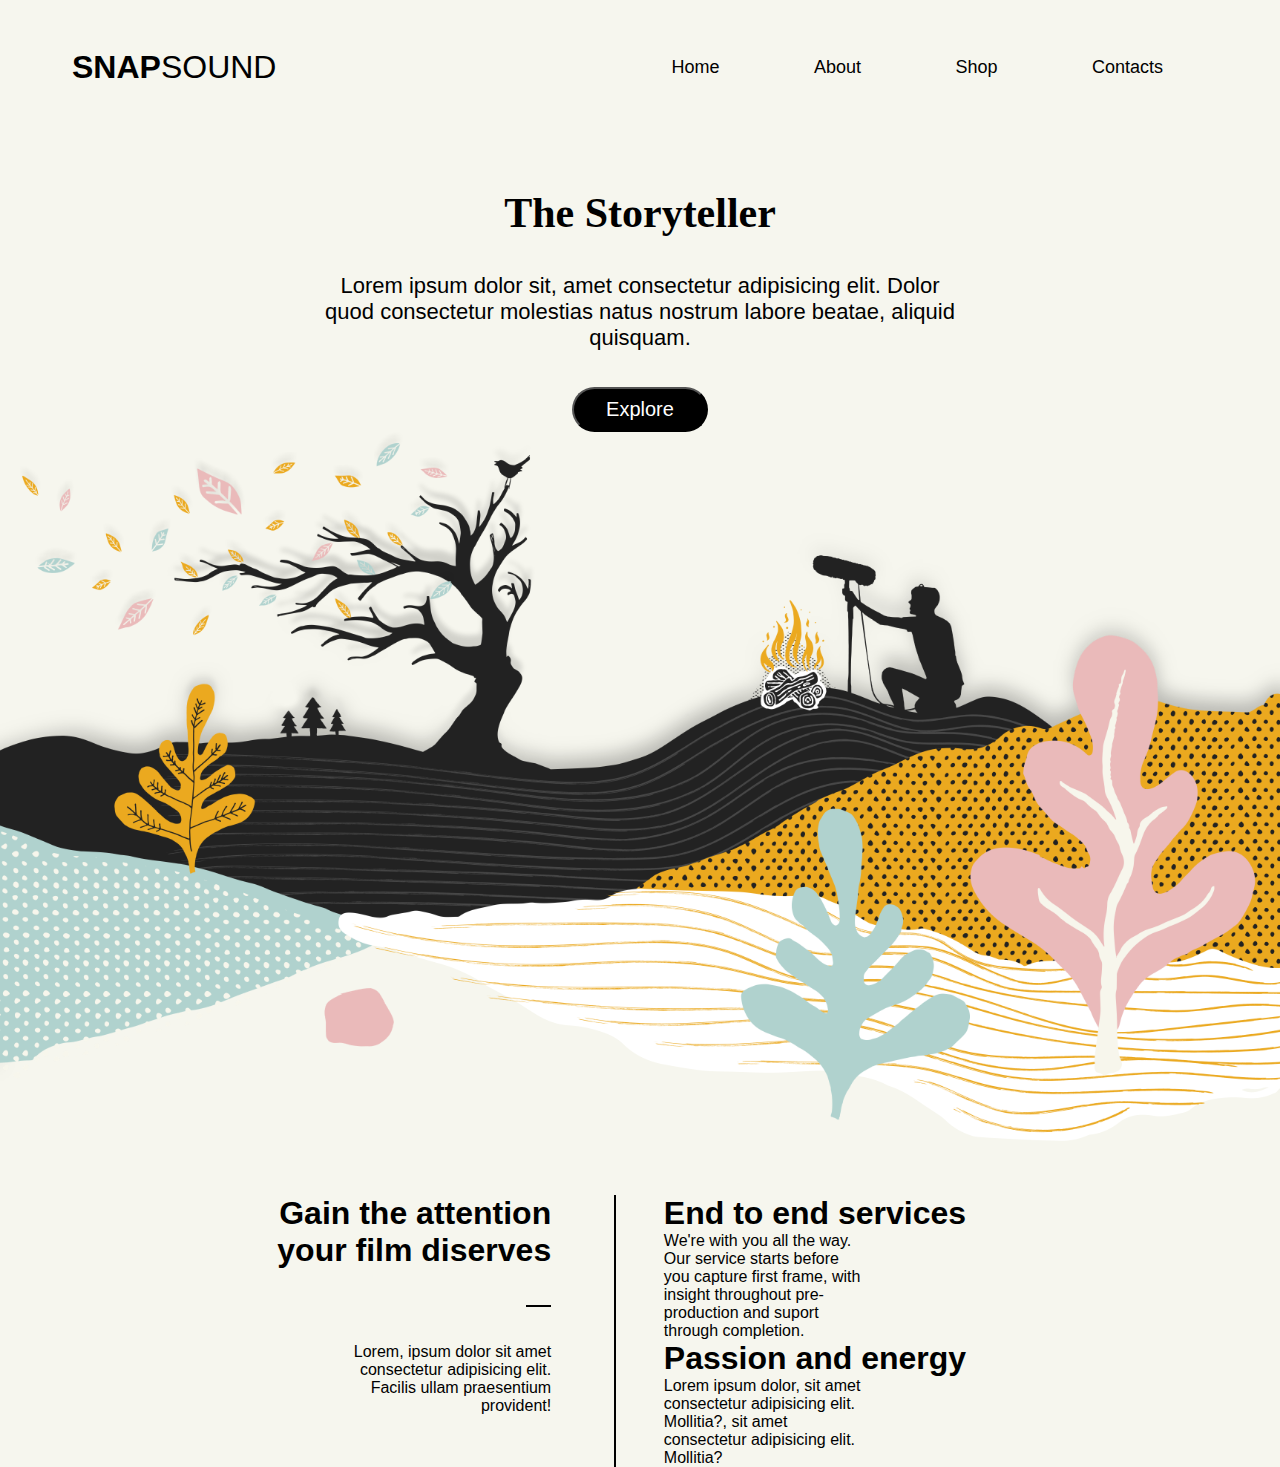
<file: Task 1/index.html>
<!DOCTYPE html>
<html lang="en">
<head>
    <meta charset="UTF-8">
    <meta http-equiv="X-UA-Compatible" content="IE=edge">
    <meta name="viewport" content="width=device-width, initial-scale=1.0">
    <title>SnapSound</title>
    <link rel="stylesheet" href="snapsound.css">
    <link rel="shortcut icon" href="./large-removebg-preview.png" type="image/x-icon">
</head>
<body>
<div id="main">
    <div id="header">
        <a href="https://github.com/cryptomafiaPB" class="links"><h1> <span>SNAP</span>SOUND</h1></a>
        <ul>
            <li><a class="links" href="https://github.com/cryptomafiaPB">Home</a></li>
            <li><a class="links" href="https://github.com/cryptomafiaPB">About</a></li>
            <li><a class="links" href="https://github.com/cryptomafiaPB">Shop</a></li>
            <li><a class="links" href="https://github.com/cryptomafiaPB">Contacts</a></li>
        </ul>
    </div>
    <div id="content">
        
        <h1>The Storyteller</h1>
        <p>  Lorem ipsum dolor sit, amet consectetur adipisicing elit. 
           Dolor quod consectetur molestias natus nostrum labore beatae, aliquid quisquam.</p>
        <a class="links" href="https://github.com/cryptomafiaPB"><button>Explore</button></a>
    </div>
    <div id="illus">
        <a href="https://github.com/cryptomafiaPB" class="links">
        <img src="illus.png" alt="illustration image"></a>
    </div>
    <div id="fcontent">
        
        <div id="cleft">
            <h1>Gain the attention <br>your film diserves</h1>
            <div class="line"></div>
            <p>Lorem, ipsum dolor sit amet consectetur adipisicing elit. Facilis ullam praesentium provident!</p>
        </div>
        <div id="cright">
            <div class="crimg">
                <!--<img class="fc-icon" src="https://cdn-icons-png.flaticon.com/512/208/208952.png?w=740&t=st=1682533359~exp=1682533959~hmac=601b7802f121ec87dffde94f73d74072f1b54d112ad367f0a20afc5aa27a0fcb" alt="End to end service icon">-->
                <div class="clc">
                    <h1>End to end services</h1>
                    <p>We're with you all the way. Our service starts before you capture first frame, with insight throughout pre-production and suport through completion.</p>
                </div>
            </div>
            <div class="crimg">
                <!--<img class="fc-icon" src="https://cdn-icons-png.flaticon.com/512/1092/1092945.png?w=740&t=st=1682533712~exp=1682534312~hmac=6857eee132dcc6c3e211e4cc3197c916551d24f7913960bed420d2c88eeb299a" alt="Passion and energy icon">-->
                <div class="clc">
                    <h1>Passion and energy</h1>
                    <p>Lorem ipsum dolor, sit amet consectetur adipisicing elit. Mollitia?, sit amet consectetur adipisicing elit. Mollitia?</p>
            
                </div>
            </div>
            </div>
            
    </div>
</div>    
</body>
</html>
</file>
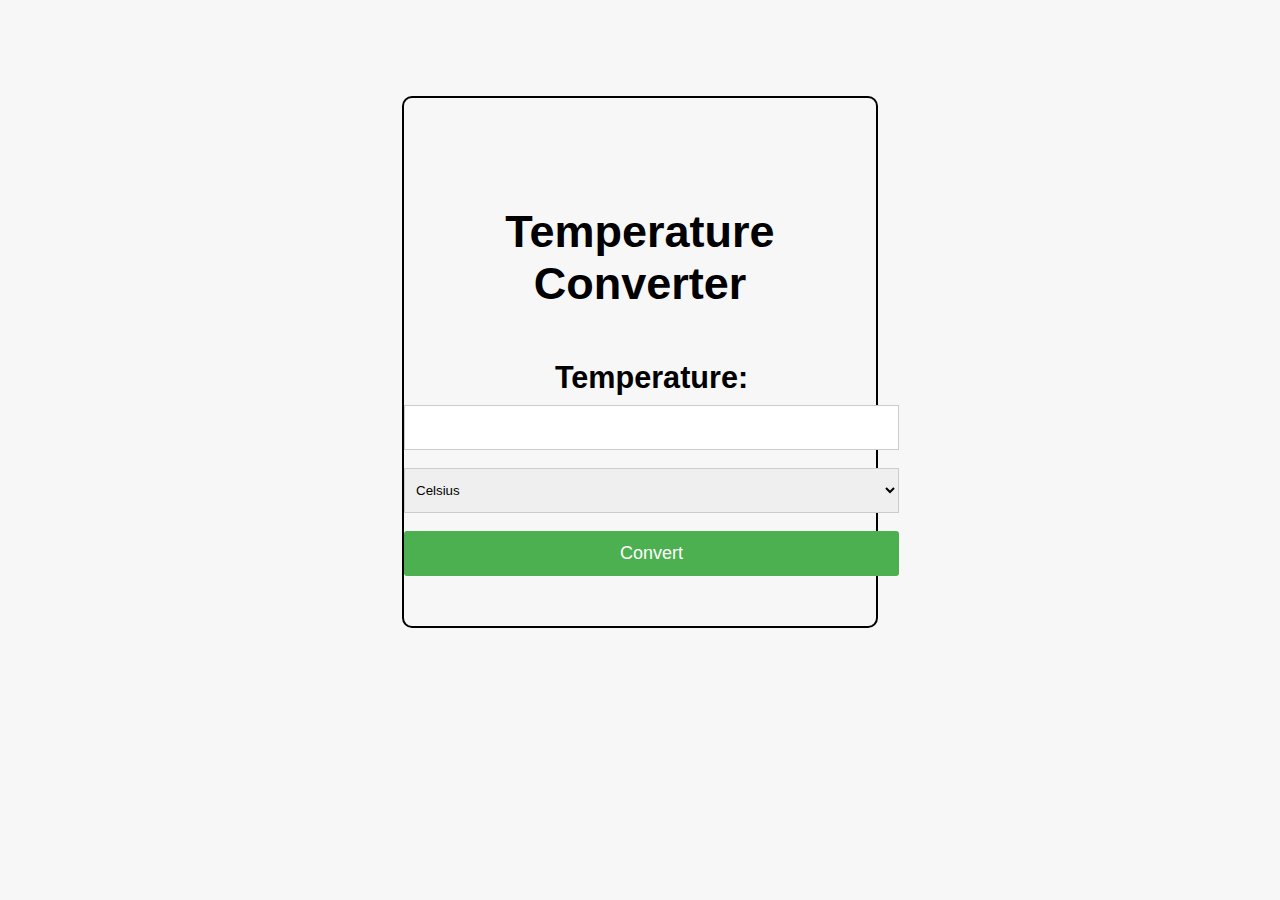
<file: Task 3/index.html>
<!DOCTYPE html>
<html lang="en">
<head>
  <meta charset="UTF-8">
  <title>Temperature Converter</title>
  <link rel="stylesheet" href="overwrite.css">
</head>
<body>
<div class="container">
  <h1>Temperature Converter</h1>
  <form>
    <label for="temp">Temperature:</label>
    <input type="number" id="temp" name="temp">
    <select id="unit">
      <option value="celsius">Celsius</option>
      <option value="fahrenheit">Fahrenheit</option>
    </select>
    <button type="button" onclick="convertTemp()">Convert</button>
  </form>

  <p id="result"></p>
</div>
  <script src="script.js"></script>
</body>
</html>
</file>
<file: Task 1/snapsound.css>
* {
    margin: 0px;
    padding: 0px;
    font-family:'Gill Sans', 'Gill Sans MT', Calibri, 'Trebuchet MS', sans-serif;
    box-sizing: border-box;
}
#main {
    width: 100%;
    background-color: #f6f6ee;
}

/*  ##########  Header Section #############  */
#header {
    /*background-color:thistle;*/
    display: flex;
    justify-content: space-between;
    align-items: center;
    padding: 0px 8vh;
    height: 15vh;

}
#header span {
    font-weight:900;
}
#header h1 {
    font-weight: 400;
}
ul {
    
    list-style-type: none;
}
ul li {
    display: inline;
    padding: 1vh 2vh;
    cursor: pointer;
    margin: 0px 3vh;
    font-weight: 500;
    font-size: 18px;
}
.links {
    text-decoration: none;
    color: black;
}

/*  ############  Content section  ###########*/
#content {
    width: 100%;
    margin-top: 6vh;
    display: flex;
    /*background-color: bisque;*/
    justify-content: center;
    align-items: center;
    flex-direction: column;
}
#content h1 {
    font-family: "PlayFair Display";
    font-size: 42px;
}
#content p {
    text-align: center;
    width: 50%;
    margin: 4vh 0px;
    font-size: 22px;
}
#content button {
    padding: 9px 32px;
    background-color: black;
    border-radius: 100px;
    color: white;
    font-size: 20px;
    cursor: pointer;
}
 /* ################ Illustration ############## */
#illus {
    width: 100%;
}
#illus img{
    width: 100%;
}
/* ##############  Footer Content ############# */
#fcontent {
    width: 100%;
    display: flex;
    margin-top: 50px;
    justify-content:space-between;
    padding: 0 5vh;
}
#cleft {
    width: 48%;
    border-right: 2px solid black;
    text-align: right;
    padding-right: 7vh;
    display: flex;
    align-items: flex-end;
    flex-direction: column;
}
#cleft p {
    width: 40%;

}
#cright {
    width: 48%;
    text-align: left;
    padding-right: 7vh;
    display: flex;
    align-items: flex-end;
    flex-direction: column;
}
#cright p {
    width: 40%;
}
.crimg {
    display: flex;
    gap: 4vh;

}
.line {
    width: 5%;
    height: 2px;
    background-color: black;
    margin: 4vh 0;
}
.fc-icon {
    width: 8%;
    padding-top: 1vh;
    height: 22%;
}
</file>
<file: Task 3/overwrite.css>
body {
  font-family: Arial, sans-serif;
  background-color: #f7f7f7;
  margin: 0;
  display: flex;
  justify-content: center;
  align-items: center;
  padding-top: 6em;
}
.container {
  width: 472px;
  border-radius: 10px;
  height: auto;
  border: 2px black solid;
}
h1 {
  text-align: center;
  margin-top: 12vh;
  font-size: 5vh;
}

form {
  margin: 50px auto;
  width: 55vh;
  text-align: center;
}

label {
  display: block;
  font-size: 3.4vh;
  margin-bottom: 10px;
  font-weight: bold;
}

input {
  padding: 10px;
  margin-bottom: 2vh;
  width: 100%;
  height: 5vh;
  border: 1px solid #ccc;
  box-sizing: border-box;
}

select {
  padding: 7px;
  margin-bottom: 2vh;
  height: 5vh;
  border: 1px solid #ccc;
  width: 100%;
  box-sizing: border-box;
}

button {
  padding: 4px 0px;
  background-color: #4caf50;
  color: #fff;
  height: 5vh;
  font-size: 18px;
  width: 100%;
  border: none;
  border-radius: 3px;
  cursor: pointer;
}

button:hover {
  background-color: #3e8e41;
  border-radius: 8px;
  border: 1px solid black;
  transition: ease-in-out;
  transition-delay: .1s;
}

p {
  text-align: center;
  font-size: 5vh;
  margin-top: 50px;
}
</file>
